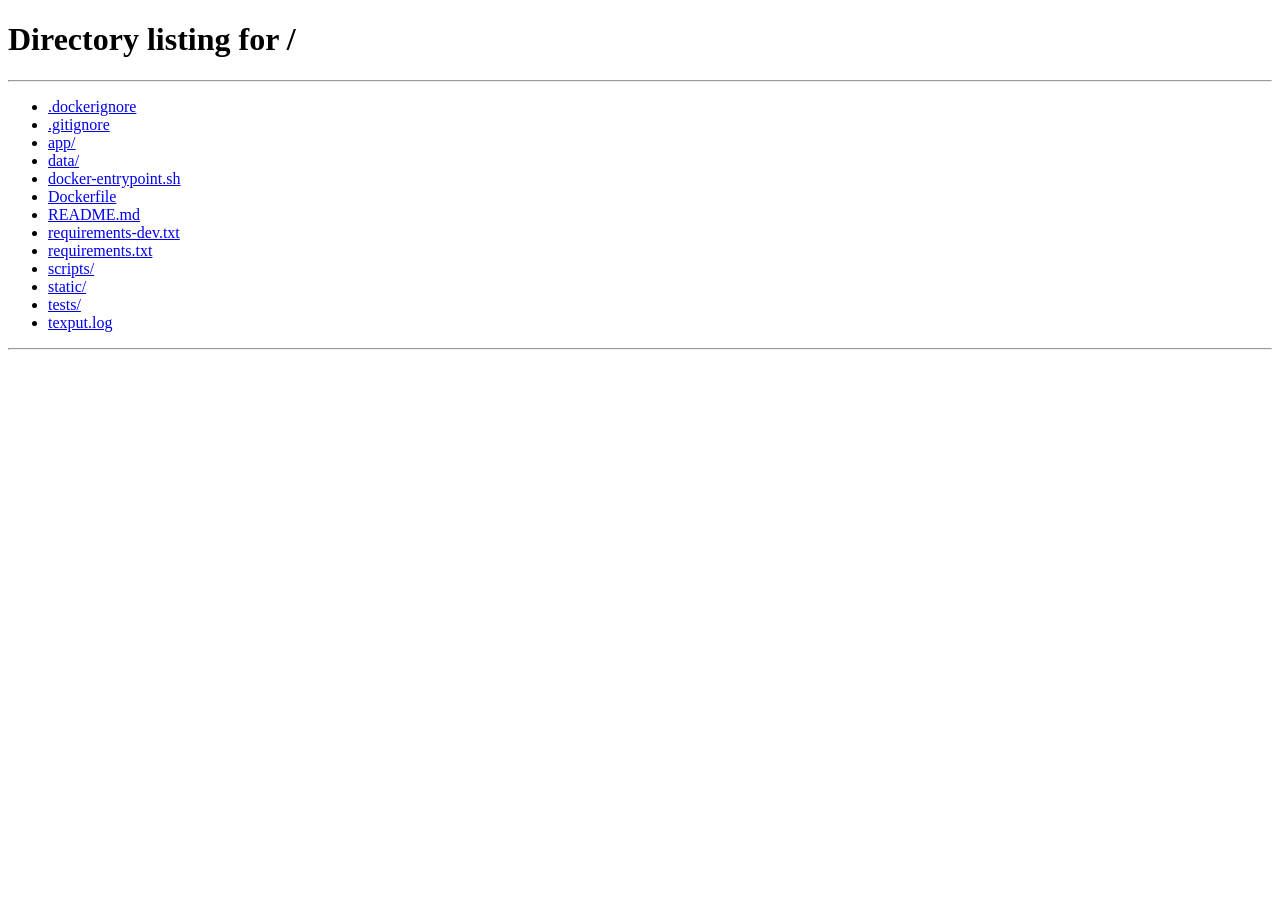
<file: static/index.html>
<!doctype html>
<html lang="fr">
<head>
  <meta charset="utf-8">
  <meta name="viewport" content="width=device-width, initial-scale=1">
  <meta http-equiv="refresh" content="0; url=/">
  <title>FileHub</title>
</head>
<body><p>Redirection vers FileHub…</p></body>
</html>
</file>
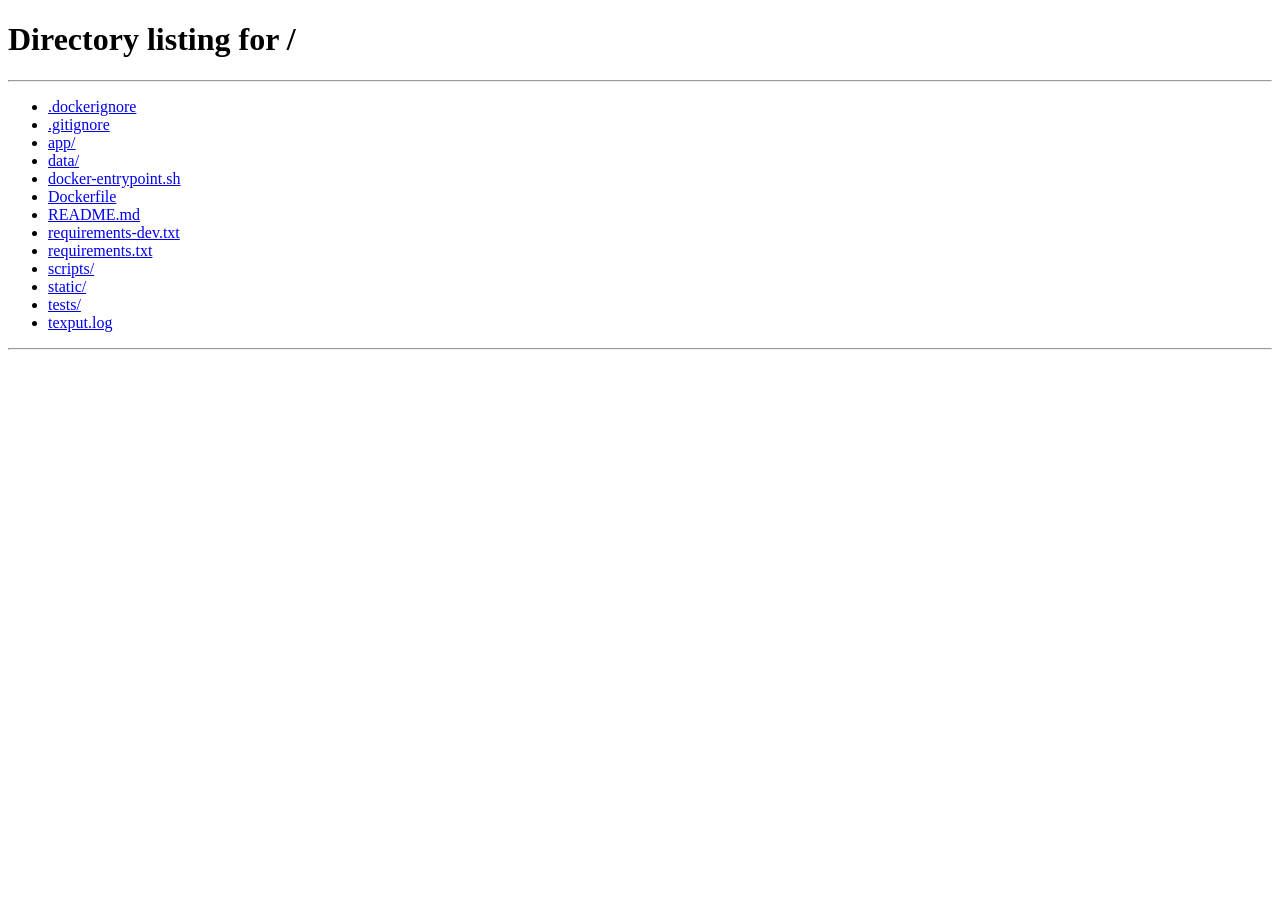
<file: static/app.html>
<!doctype html>
<html lang="fr">
<head>
  <meta charset="utf-8">
  <meta name="viewport" content="width=device-width, initial-scale=1">
  <title>FileHub · Espace sécurisé</title>
  <link rel="stylesheet" href="/static/style.css">
</head>
<body>
  <main class="shell">
    <section id="app-view" class="app-layout">
      <aside class="sidebar">
        <div class="brand"><span class="brand-mark small">FH</span><strong>FileHub</strong></div>
        <nav aria-label="Navigation principale">
          <button class="nav-item active" data-view="dashboard"><span>⌂</span> Vue d'ensemble</button>
          <button class="nav-item" data-view="files-view"><span>▣</span> Mes fichiers</button>
          <button id="users-nav" class="nav-item" data-view="admin-panel" hidden><span>♙</span> Utilisateurs</button>
        </nav>
        <div class="sidebar-footer"><span class="status-dot"></span> Service opérationnel</div>
      </aside>
      <div class="workspace">
        <header class="topbar">
          <div><p class="eyebrow">ESPACE DE TRAVAIL</p><h1 id="view-title">Vue d'ensemble</h1></div>
          <div class="account"><span id="whoami"></span><span id="live" class="live off">hors ligne</span><button id="notifications-toggle" class="notification-trigger" type="button" popovertarget="notifications-panel" aria-label="Notifications" aria-controls="notifications-panel"><span aria-hidden="true">🔔</span><span id="notification-count" class="notification-count" hidden>0</span></button><button id="logout" type="button" class="secondary">Déconnexion</button></div>
        </header>
        <section id="dashboard" class="view-section">
          <div class="welcome-row"><div><h2>Bonjour, <span id="welcome-name"></span> 👋</h2><p class="muted">Voici un aperçu de votre espace.</p></div><button id="open-upload-dashboard" class="primary" type="button">+ Ajouter un fichier</button></div>
          <div class="stats-grid">
            <article class="stat-card"><span class="stat-icon purple">▣</span><span class="stat-label">Fichiers disponibles</span><strong id="file-count">0</strong><small>dans votre espace</small></article>
            <article class="stat-card"><span class="stat-icon green">↗</span><span class="stat-label">Stockage utilisé</span><strong id="storage-used">0 o</strong><small>fichiers déposés</small></article>
            <article class="stat-card"><span class="stat-icon orange">◷</span><span class="stat-label">Statut du service</span><strong>En ligne</strong><small>notifications actives</small></article>
          </div>
          <div class="card quick-card"><div><h3>Gérez vos documents efficacement</h3><p class="muted">Déposez un fichier pour le rendre disponible aux membres autorisés.</p></div><button id="open-upload-quick" class="secondary" type="button">Téléverser maintenant</button></div>
        </section>
        <section id="files-view" class="view-section" hidden>
          <div class="section-head"><div><p class="eyebrow">VOTRE ESPACE</p><h2>Mes fichiers</h2><p class="muted">Retrouvez tous vos documents au même endroit.</p></div><button id="open-upload" class="primary" type="button">+ Ajouter un fichier</button></div>
          <p id="app-error" class="error" role="alert" hidden></p>
          <section class="card table-card"><table><thead><tr><th>Nom du fichier</th><th>Taille</th><th>Modification</th><th>Propriétaire</th><th></th></tr></thead><tbody id="files"></tbody></table><p id="empty" class="empty" hidden>Aucun fichier pour le moment.</p></section>
        </section>
        <section id="admin-panel" class="view-section" hidden>
          <div class="section-head"><div><p class="eyebrow">ADMINISTRATION</p><h2>Utilisateurs</h2><p class="muted">Gérez les comptes autorisés à accéder à FileHub.</p></div><button id="open-user" class="primary" type="button">+ Nouvel utilisateur</button></div>
          <div class="card users-card"><h3>Comptes actifs</h3><ul id="users-list" class="users-list"></ul></div>
        </section>
      </div>
    </section>
  </main>
  <dialog id="upload-dialog" class="modal"><form id="upload-form" method="dialog" class="modal-card"><button type="button" class="modal-close" data-close="upload-dialog" aria-label="Fermer">×</button><p class="eyebrow">NOUVEAU DOCUMENT</p><h2>Téléverser un fichier</h2><p class="muted">Ajoutez un document à votre espace sécurisé.</p><label for="file-input" class="dropzone"><span class="drop-icon">↑</span><strong>Choisir un fichier</strong><small>Tout type de fichier accepté</small><input id="file-input" type="file" required></label><div class="modal-actions"><button type="button" class="secondary" data-close="upload-dialog">Annuler</button><button type="submit" class="primary">Téléverser</button></div></form></dialog>
  <dialog id="user-dialog" class="modal"><form id="user-form" method="dialog" class="modal-card"><button type="button" class="modal-close" data-close="user-dialog" aria-label="Fermer">×</button><p class="eyebrow">NOUVEAU COMPTE</p><h2>Ajouter un utilisateur</h2><p class="muted">Créez un accès sécurisé pour un membre.</p><label for="new-username">Identifiant<input id="new-username" required maxlength="64" pattern="[A-Za-z0-9_.-]+" autocomplete="off"></label><label for="new-password">Mot de passe<input id="new-password" type="password" required minlength="8" autocomplete="new-password"></label><label for="new-role">Rôle<select id="new-role"><option value="user">Utilisateur</option><option value="admin">Administrateur</option></select></label><p id="user-error" class="error" role="alert" hidden></p><div class="modal-actions"><button type="button" class="secondary" data-close="user-dialog">Annuler</button><button type="submit" class="primary">Créer le compte</button></div></form></dialog>
  <section id="notifications-panel" class="notifications-panel" popover="manual" aria-labelledby="notifications-title">
    <div class="notifications-head"><h2 id="notifications-title">Notifications</h2><button id="notifications-close" class="modal-close" type="button" popovertarget="notifications-panel" popovertargetaction="hide" aria-label="Fermer">×</button></div>
    <button id="notifications-read" class="secondary notifications-read" type="button">Tout marquer comme lu</button>
    <ul id="notifications-list" class="notifications-list"><li class="notifications-empty">Aucune notification pour le moment.</li></ul>
  </section>
  <ul id="toasts" aria-live="polite"></ul>
  <script src="/static/app.js"></script>
</body>
</html>
</file>
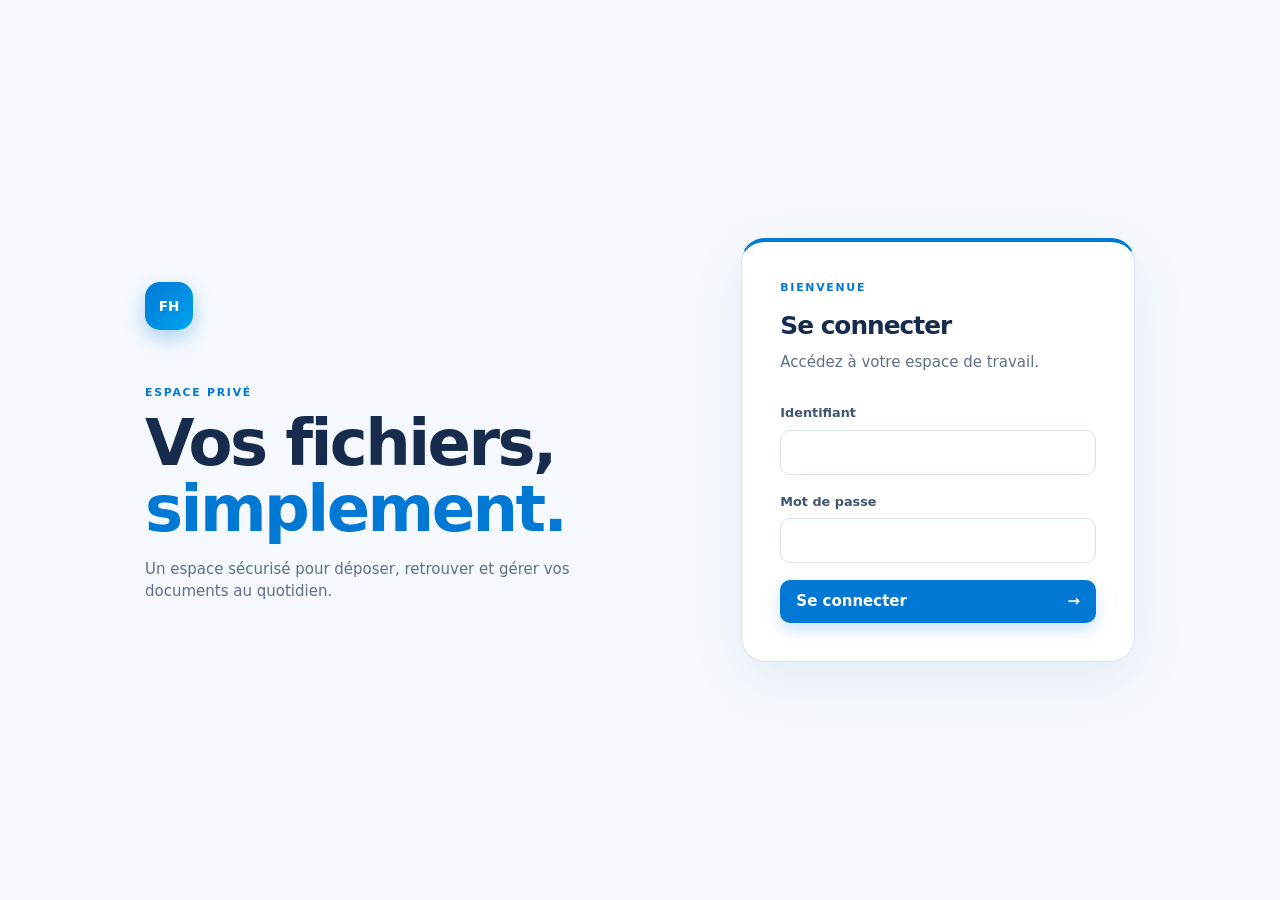
<file: static/login.html>
<!doctype html>
<html lang="fr">
<head>
  <meta charset="utf-8">
  <meta name="viewport" content="width=device-width, initial-scale=1">
  <title>Connexion · FileHub</title>
  <link rel="stylesheet" href="/static/style.css">
</head>
<body>
  <main class="shell">
    <section id="login-view" class="login-layout">
      <div class="intro">
        <span class="brand-mark">FH</span>
        <p class="eyebrow">ESPACE PRIVÉ</p>
        <h1>Vos fichiers,<br><em>simplement.</em></h1>
        <p class="muted">Un espace sécurisé pour déposer, retrouver et gérer vos documents au quotidien.</p>
      </div>
      <form id="login-form" class="login-card" autocomplete="on">
        <p class="eyebrow">BIENVENUE</p>
        <h2>Se connecter</h2>
        <p class="muted form-intro">Accédez à votre espace de travail.</p>
        <label for="username">Identifiant<input id="username" name="username" autocomplete="username" required></label>
        <label for="password">Mot de passe<input id="password" name="password" type="password" autocomplete="current-password" required></label>
        <button type="submit" class="primary full">Se connecter <span aria-hidden="true">→</span></button>
        <p id="login-error" class="error" role="alert" hidden></p>
      </form>
    </section>
  </main>
  <script src="/static/login.js"></script>
</body>
</html>
</file>
<file: static/style.css>
:root { color-scheme:light; --ink:#172b4d; --muted:#5f6f86; --line:#d9e2f0; --soft:#f5f9fd; --surface:#fff; --accent:#0078d4; --accent-dark:#005a9e; --accent-soft:#e5f3ff; --navy:#fff; --cyan:#00a4ef; --danger:#c42b3f; --shadow:0 18px 55px #174a7d14; }
* { box-sizing:border-box; }
body { margin:0; background:var(--soft); color:var(--ink); font:15px/1.5 Inter,ui-sans-serif,system-ui,sans-serif; }
button,input,select { font:inherit; } button { cursor:pointer; } h1,h2,h3,p { margin-top:0; } h1,h2 { letter-spacing:-.04em; } h1 { font-size:1.65rem; margin-bottom:0; } h2 { font-size:1.55rem; margin-bottom:7px; } h3 { font-size:1rem; }
.shell { min-height:100vh; } .muted { color:var(--muted); } .eyebrow { color:var(--accent); font-size:.68rem; font-weight:800; letter-spacing:.16em; margin-bottom:10px; }
.brand-mark { display:inline-grid; place-items:center; width:48px; height:48px; border-radius:15px; background:linear-gradient(135deg,var(--accent),var(--cyan)); color:#fff; font-size:.85rem; font-weight:800; box-shadow:0 8px 20px #0078d44d; } .brand-mark.small { width:34px; height:34px; border-radius:10px; font-size:.7rem; }
.login-layout { max-width:1060px; min-height:100vh; margin:auto; padding:35px; display:grid; grid-template-columns:1.1fr .9fr; align-items:center; gap:clamp(50px,9vw,150px); } .intro { max-width:470px; } .intro .brand-mark { margin-bottom:55px; } .intro h1 { font-size:clamp(2.5rem,5vw,4.3rem); line-height:1.02; margin-bottom:16px; } .intro h1 em { color:var(--accent); font-style:normal; }
.login-card { padding:38px; background:var(--surface); border:1px solid var(--line); border-radius:24px; box-shadow:var(--shadow); } .form-intro { margin-bottom:30px; }
.login-card { border-top:4px solid var(--accent); }
label { display:block; color:#405570; font-size:.8rem; font-weight:700; margin-bottom:17px; } input,select { display:block; width:100%; margin-top:7px; padding:12px 14px; border:1px solid var(--line); border-radius:10px; background:var(--surface); color:var(--ink); outline:0; } input:focus,select:focus { border-color:var(--accent); box-shadow:0 0 0 4px #0078d41a; }
button { padding:10px 16px; border:0; border-radius:10px; font-weight:750; } .primary { color:#fff; background:var(--accent); box-shadow:0 7px 16px #0078d433; } .primary:hover { background:var(--accent-dark); } .full { width:100%; display:flex; align-items:center; justify-content:space-between; } .secondary { color:var(--muted); background:transparent; border:1px solid var(--line); } .secondary:hover { background:var(--accent-soft); color:var(--accent-dark); } .error { color:var(--danger); font-size:.84rem; margin:12px 0 0; }
.app-layout { display:grid; grid-template-columns:240px 1fr; min-height:100vh; } .sidebar { display:flex; flex-direction:column; padding:30px 18px; background:var(--navy); color:var(--ink); border-right:1px solid var(--line); } .brand { display:flex; align-items:center; gap:11px; padding:0 12px 48px; color:var(--ink); font-size:1.05rem; } .sidebar nav { display:grid; gap:6px; } .nav-item { width:100%; display:flex; gap:13px; align-items:center; padding:12px 14px; color:#536b86; background:transparent; text-align:left; font-size:.86rem; } .nav-item span { width:18px; text-align:center; color:var(--accent); font-size:1.1rem; } .nav-item:hover { color:var(--accent-dark); background:#f0f7fd; } .nav-item.active { color:var(--accent-dark); background:var(--accent-soft); box-shadow:inset 3px 0 var(--accent); } .sidebar-footer { margin-top:auto; color:#6f849b; font-size:.72rem; padding:16px 12px; } .status-dot { display:inline-block; width:7px; height:7px; margin-right:7px; border-radius:50%; background:#55d99a; }
.workspace { min-width:0; padding:38px clamp(25px,5vw,70px) 70px; } .topbar { display:flex; align-items:center; justify-content:space-between; padding-bottom:28px; border-bottom:1px solid var(--line); } .account { display:flex; align-items:center; gap:14px; font-size:.82rem; font-weight:700; } .live { padding:4px 9px; border-radius:20px; color:#168355; background:#e9f8f1; font-size:.68rem; } .live.off { color:var(--muted); background:#eef0f5; }
.notification-trigger { position:relative; padding:8px 10px; color:var(--ink); background:var(--accent-soft); font-size:1.1rem; } .notification-count { position:absolute; top:-5px; right:-5px; min-width:18px; padding:1px 4px; color:#fff; background:var(--danger); border-radius:10px; font-size:.65rem; line-height:16px; } .notifications-panel { position:fixed; inset:auto 24px 80px auto; width:min(390px,calc(100% - 32px)); max-height:min(520px,calc(100vh - 110px)); margin:0; padding:18px; color:var(--ink); background:var(--surface); border:1px solid var(--line); border-radius:16px; box-shadow:var(--shadow); } .notifications-panel:popover-open { display:block; } .notifications-head { display:flex; align-items:center; justify-content:space-between; border-bottom:1px solid var(--line); } .notifications-head h2 { margin:0; font-size:1.2rem; } .notifications-head .modal-close { position:static; } .notifications-read { margin:14px 0 8px; padding:7px 10px; font-size:.75rem; } .notifications-list { display:grid; gap:8px; max-height:350px; margin:0; padding:0; overflow:auto; list-style:none; } .notification-item { padding:11px 12px; border-left:3px solid var(--line); border-radius:8px; color:var(--muted); font-size:.85rem; } .notification-item.unread { border-left-color:var(--accent); color:var(--ink); background:var(--accent-soft); font-weight:650; } .notifications-empty { padding:25px 10px; color:var(--muted); text-align:center; }
.view-section { padding-top:42px; } .welcome-row,.section-head { display:flex; align-items:end; justify-content:space-between; gap:20px; margin-bottom:27px; } .welcome-row h2,.section-head h2 { margin-bottom:4px; } .stats-grid { display:grid; grid-template-columns:repeat(3,1fr); gap:16px; margin-bottom:22px; } .stat-card { position:relative; padding:22px; background:var(--surface); border:1px solid var(--line); border-radius:15px; box-shadow:0 8px 28px #174a7d0d; } .stat-card strong { display:block; margin:5px 0 1px; font-size:1.5rem; letter-spacing:-.04em; } .stat-card small,.stat-label { display:block; color:var(--muted); font-size:.75rem; } .stat-label { margin-top:13px; } .stat-icon { position:absolute; right:20px; top:20px; display:grid; place-items:center; width:34px; height:34px; border-radius:10px; } .purple { color:var(--accent); background:var(--accent-soft); } .green { color:#168355; background:#e9f8f1; } .orange { color:#c97718; background:#fff4e5; } .card { background:var(--surface); border:1px solid var(--line); border-radius:15px; box-shadow:0 8px 28px #174a7d0d; } .quick-card { display:flex; align-items:center; justify-content:space-between; padding:23px 26px; border-left:4px solid var(--accent); } .quick-card p { margin-bottom:0; }
.table-card { overflow:auto; } table { width:100%; border-collapse:collapse; } th,td { padding:17px 20px; text-align:left; border-bottom:1px solid var(--line); overflow-wrap:anywhere; } th { color:var(--muted); font-size:.67rem; letter-spacing:.08em; text-transform:uppercase; white-space:nowrap; } tbody tr:hover { background:#f7fbff; } td:first-child { font-weight:700; } td.actions { text-align:right; white-space:nowrap; } td.actions button { padding:7px 10px; margin-left:5px; font-size:.76rem; } .danger { color:var(--danger); background:#fff1f2; } .empty { padding:30px; color:var(--muted); text-align:center; } .users-card { padding:25px; } .users-list { list-style:none; margin:0; padding:0; } .users-list li { display:flex; justify-content:space-between; padding:14px 0; border-bottom:1px solid var(--line); } .users-list li:last-child { border-bottom:0; } .role-badge { padding:4px 9px; color:var(--accent-dark); background:var(--accent-soft); border-radius:20px; font-size:.7rem; }
.modal { width:min(470px,calc(100% - 30px)); padding:0; border:0; border-radius:20px; background:transparent; box-shadow:var(--shadow); } .modal::backdrop { background:#0b1f3399; backdrop-filter:blur(5px); } .modal-card { position:relative; padding:30px; background:var(--surface); border-radius:20px; border-top:4px solid var(--accent); } .modal-close { position:absolute; top:16px; right:16px; padding:4px 9px; color:var(--muted); background:var(--soft); font-size:1.25rem; } .dropzone { display:grid; place-items:center; gap:4px; padding:28px 15px; margin:25px 0; border:1px dashed #8eb9d8; border-radius:13px; color:var(--ink); text-align:center; cursor:pointer; background:#f7fbff; } .dropzone small { color:var(--muted); font-weight:400; } .drop-icon { display:grid; place-items:center; width:36px; height:36px; color:var(--accent); background:var(--accent-soft); border-radius:50%; font-size:1.3rem; } #file-input { position:absolute; width:1px; height:1px; opacity:0; } .modal-actions { display:flex; justify-content:flex-end; gap:10px; margin-top:22px; } #toasts { position:fixed; right:24px; bottom:24px; z-index:5; margin:0; padding:0; list-style:none; display:grid; gap:8px; width:min(360px,calc(100% - 32px)); } #toasts li { padding:14px 16px; color:#fff; background:var(--navy); border-left:4px solid var(--accent); border-radius:10px; box-shadow:var(--shadow); animation:toast-in .2s ease-out; } #toasts .toast-uploaded { border-left-color:#55d99a; } #toasts .toast-deleted { border-left-color:#ff9f43; } @keyframes toast-in { from { opacity:0; transform:translateY(10px); } to { opacity:1; transform:translateY(0); } }
@media (max-width:760px) { .login-layout { display:block; padding:28px 18px; } .intro { padding:35px 0; } .intro .brand-mark { margin-bottom:30px; } .login-card { padding:25px; } .app-layout { display:block; } .sidebar { padding:15px; } .sidebar .brand { padding:0 5px 15px; } .sidebar nav { display:flex; overflow:auto; } .nav-item { flex:0 0 auto; width:auto; } .sidebar-footer { display:none; } .workspace { padding:25px 16px 50px; } .topbar,.welcome-row,.section-head { align-items:flex-start; flex-direction:column; } .account { width:100%; justify-content:space-between; } .stats-grid { grid-template-columns:1fr; } .quick-card { align-items:flex-start; flex-direction:column; gap:16px; } table { min-width:650px; } }
</file>
